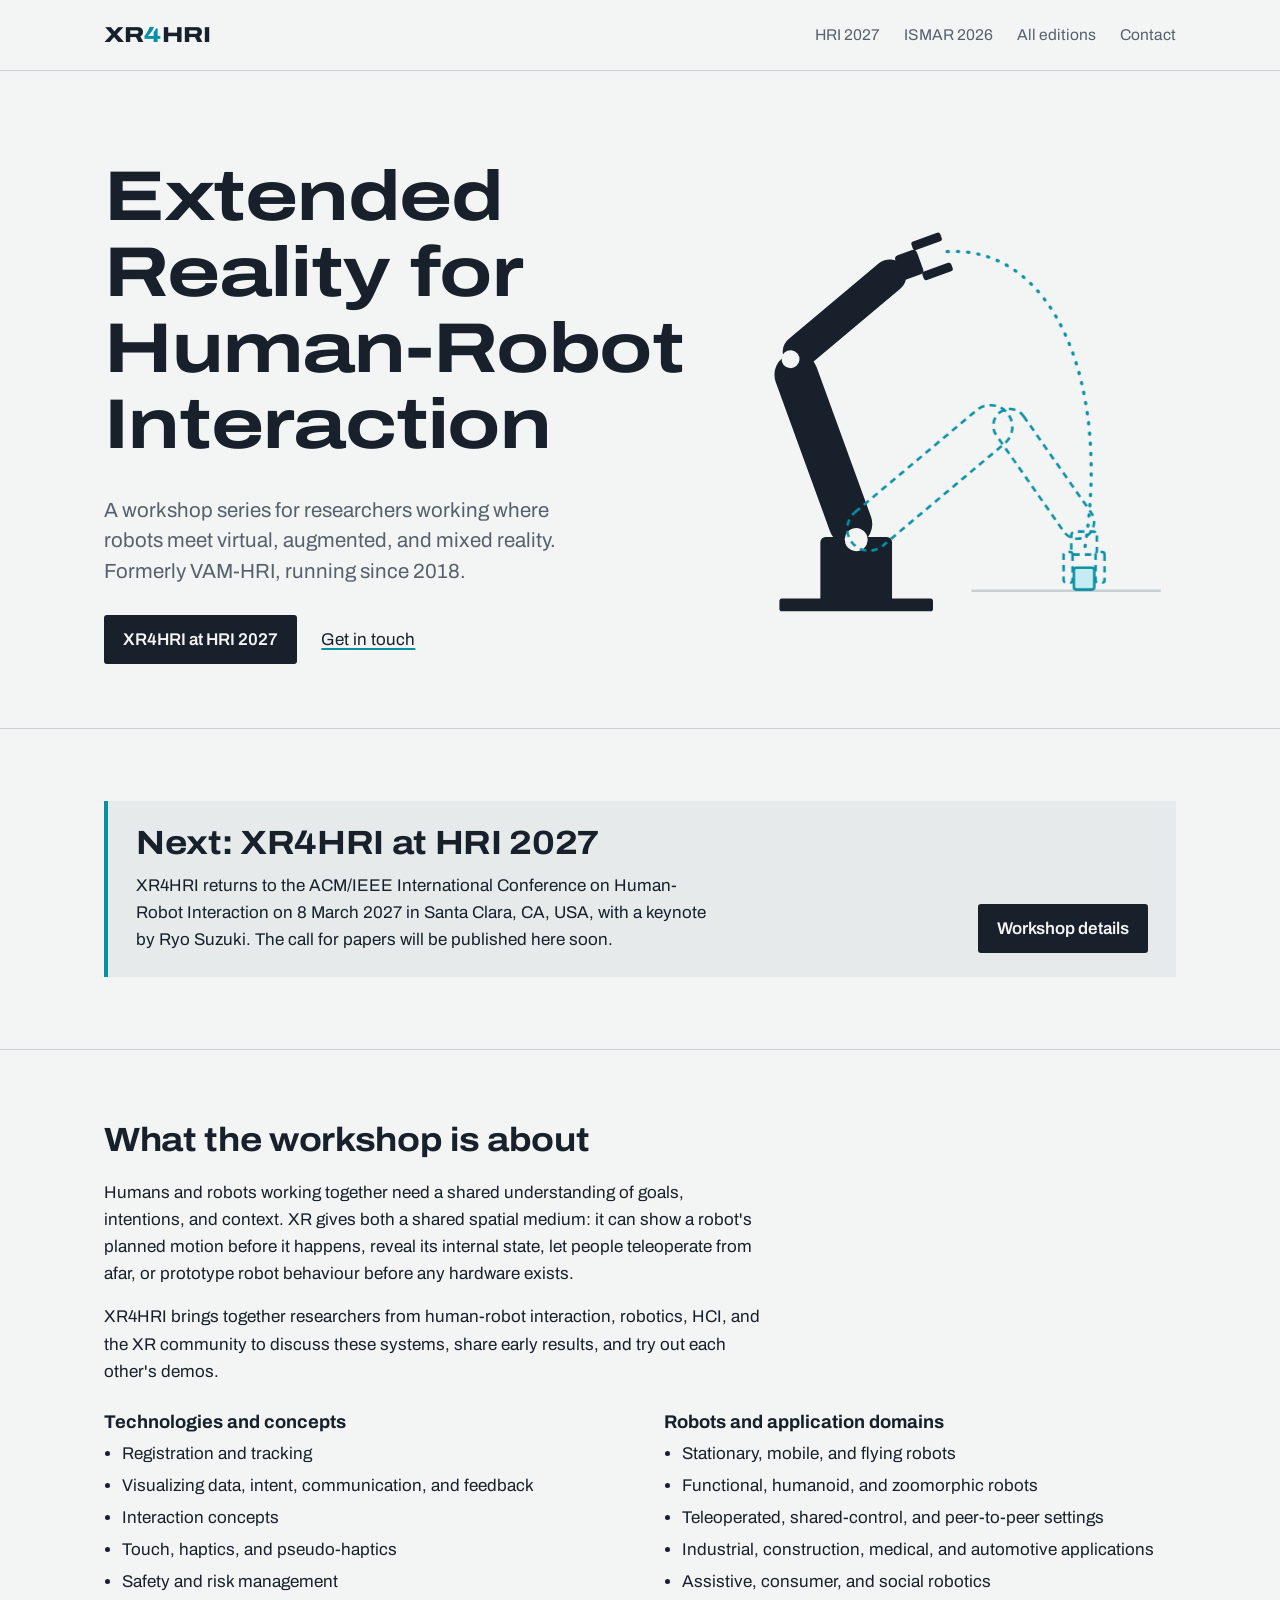
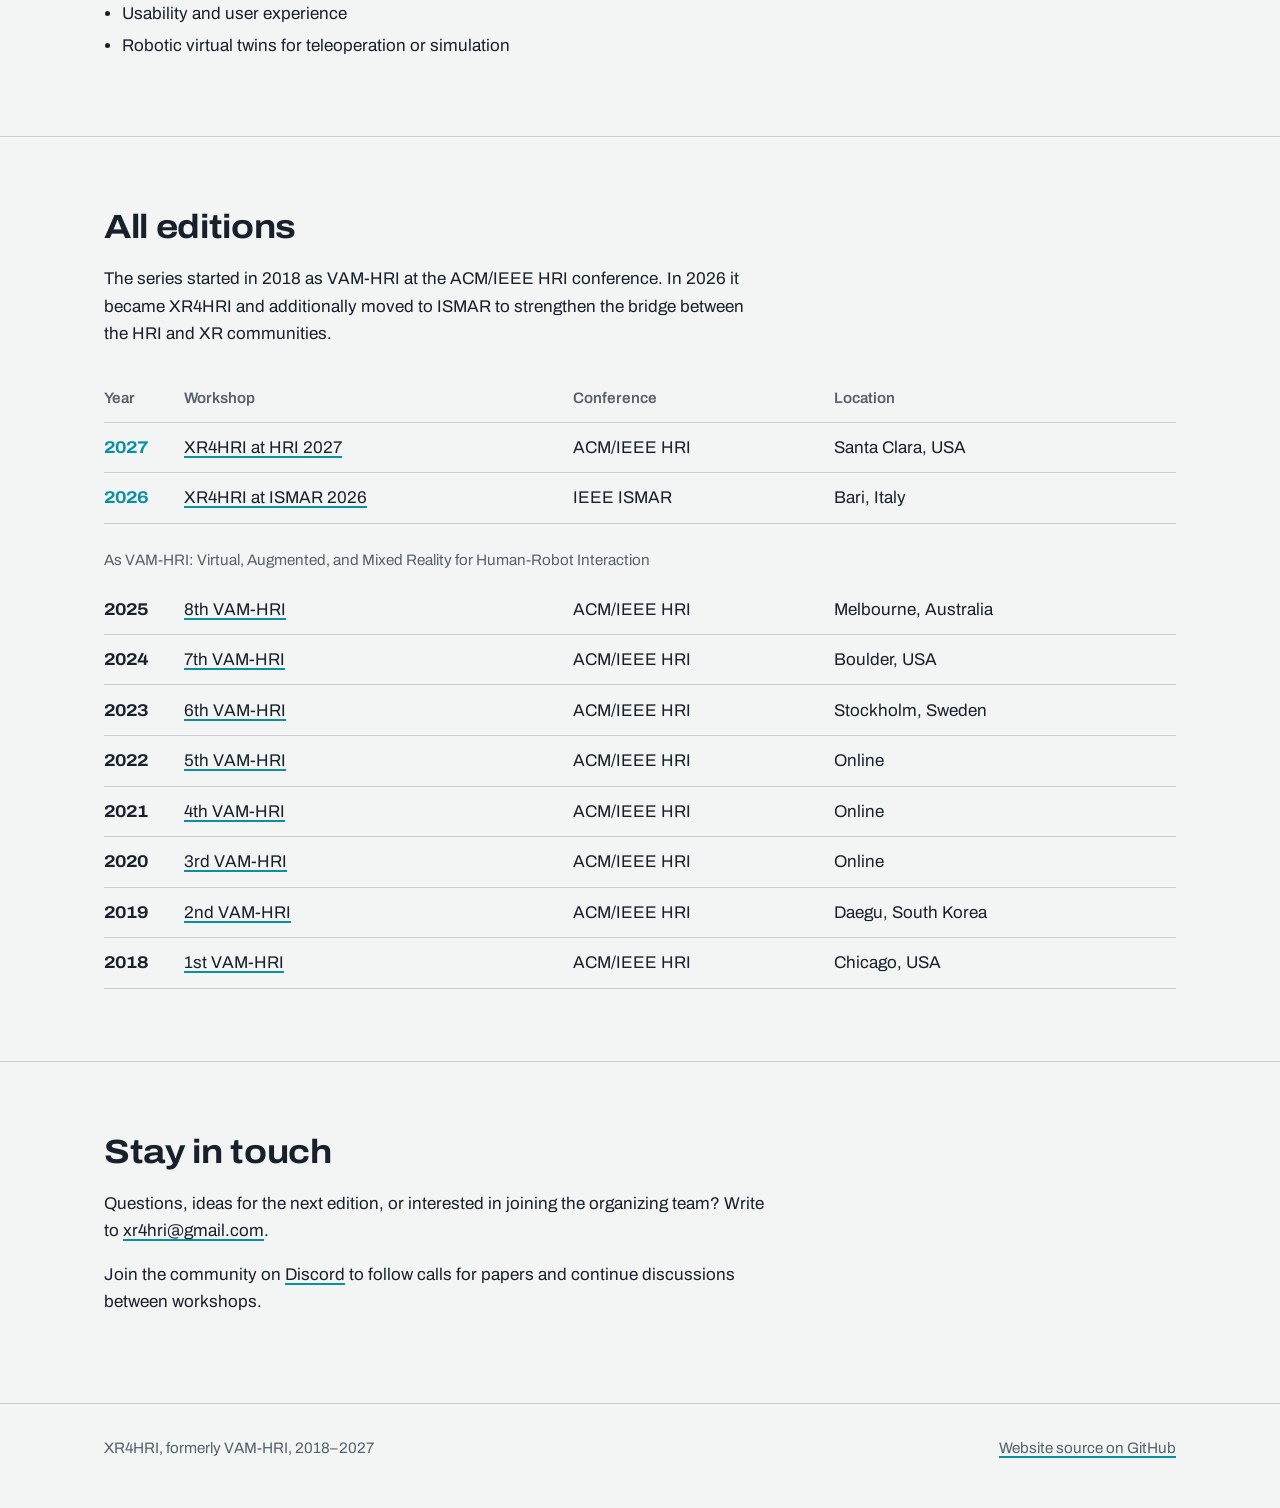
<file: index.html>
<!doctype html>
<html lang="en">
<head>
  <meta charset="utf-8">
  <meta name="viewport" content="width=device-width, initial-scale=1">
  <title>XR4HRI – Extended Reality for Human-Robot Interaction</title>
  <meta name="description" content="XR4HRI is a workshop series on extended reality (VR, AR, MR) for human-robot interaction, formerly known as VAM-HRI (2018–2025).">
  <meta property="og:title" content="XR4HRI – Extended Reality for Human-Robot Interaction">
  <meta property="og:description" content="Workshop series on XR for human-robot interaction, formerly VAM-HRI.">
  <meta property="og:type" content="website">
  <link rel="icon" href="assets/img/favicon.svg" type="image/svg+xml">
  <link rel="preload" href="assets/fonts/archivo-var.woff2" as="font" type="font/woff2" crossorigin>
  <link rel="stylesheet" href="assets/css/style.css">
</head>
<body>
  <a class="skip" href="#main">Skip to content</a>

  <header class="site-header">
    <div class="wrap">
      <a class="wordmark" href="./">XR<span>4</span>HRI</a>
      <nav class="site-nav" aria-label="Main">
        <ul>
          <li><a href="hri2027/">HRI 2027</a></li>
          <li><a href="ismar2026/">ISMAR 2026</a></li>
          <li><a href="#editions">All editions</a></li>
          <li><a href="#contact">Contact</a></li>
        </ul>
      </nav>
    </div>
  </header>

  <main id="main">
    <section class="hero">
      <div class="wrap">
        <div>
          <h1>Extended Reality for Human-Robot Interaction</h1>
          <p class="lead">A workshop series for researchers working where robots meet virtual, augmented, and mixed reality. Formerly VAM-HRI, running since 2018.</p>
          <div class="actions">
            <a class="button" href="hri2027/">XR4HRI at HRI 2027</a>
            <a href="#contact">Get in touch</a>
          </div>
        </div>

        <svg class="hero-art" viewBox="150 60 340 340" role="img" aria-labelledby="art-title">
          <title id="art-title">A robot arm with a dashed virtual copy showing where it will move next to grasp an object</title>
          <line class="table" x1="330" y1="370" x2="478" y2="370"/>
          <rect class="real" x="180" y="376" width="120" height="10" rx="2"/>
          <rect class="real" x="212" y="328" width="56" height="52" rx="4"/>

          <!-- physical arm -->
          <g class="real" transform="translate(240 330) rotate(-110)">
            <rect x="-4" y="-17" width="158" height="34" rx="17"/>
            <g transform="translate(150 0) rotate(70)">
              <rect x="-4" y="-13" width="118" height="26" rx="13"/>
              <g transform="translate(110 0) rotate(20)">
                <rect x="0" y="-10" width="18" height="20" rx="3"/>
                <rect x="16" y="-16" width="24" height="7" rx="2"/>
                <rect x="16" y="9" width="24" height="7" rx="2"/>
              </g>
              <circle cx="0" cy="0" r="7" fill="var(--bg)"/>
            </g>
            <circle cx="0" cy="0" r="9" fill="var(--bg)"/>
          </g>

          <!-- virtual overlay: planned path, ghost arm, target -->
          <g class="ghost-group">
            <path class="path" d="M311 105 C 395 100, 440 210, 418 340"/>
            <g class="ghost" transform="translate(240 330) rotate(-40)">
              <rect x="-4" y="-17" width="158" height="34" rx="17"/>
              <g transform="translate(150 0) rotate(95)">
                <rect x="-4" y="-13" width="118" height="26" rx="13"/>
                <g transform="translate(110 0) rotate(35)">
                  <rect x="0" y="-10" width="18" height="20" rx="3"/>
                  <rect x="16" y="-16" width="24" height="7" rx="2"/>
                  <rect x="16" y="9" width="24" height="7" rx="2"/>
                </g>
              </g>
            </g>
            <rect class="target" x="410" y="352" width="16" height="17" rx="2"/>
          </g>
        </svg>
      </div>
    </section>

    <section class="section" aria-labelledby="next-title">
      <div class="wrap">
        <div class="next">
          <div>
            <h2 id="next-title">Next: XR4HRI at HRI 2027</h2>
            <p>XR4HRI returns to the ACM/IEEE International Conference on Human-Robot Interaction on 8 March 2027 in Santa Clara, CA, USA, with a keynote by Ryo Suzuki. The call for papers will be published here soon.</p>
          </div>
          <a class="button" href="hri2027/">Workshop details</a>
        </div>
      </div>
    </section>

    <section class="section" aria-labelledby="about-title">
      <div class="wrap">
        <div class="section-head prose">
          <h2 id="about-title">What the workshop is about</h2>
          <p>Humans and robots working together need a shared understanding of goals, intentions, and context. XR gives both a shared spatial medium: it can show a robot's planned motion before it happens, reveal its internal state, let people teleoperate from afar, or prototype robot behaviour before any hardware exists.</p>
          <p>XR4HRI brings together researchers from human-robot interaction, robotics, HCI, and the XR community to discuss these systems, share early results, and try out each other's demos.</p>
        </div>
        <div class="two-col topics">
          <div>
            <h3>Technologies and concepts</h3>
            <ul>
              <li>Registration and tracking</li>
              <li>Visualizing data, intent, communication, and feedback</li>
              <li>Interaction concepts</li>
              <li>Touch, haptics, and pseudo-haptics</li>
              <li>Safety and risk management</li>
              <li>Usability and user experience</li>
              <li>Robotic virtual twins for teleoperation or simulation</li>
            </ul>
          </div>
          <div>
            <h3>Robots and application domains</h3>
            <ul>
              <li>Stationary, mobile, and flying robots</li>
              <li>Functional, humanoid, and zoomorphic robots</li>
              <li>Teleoperated, shared-control, and peer-to-peer settings</li>
              <li>Industrial, construction, medical, and automotive applications</li>
              <li>Assistive, consumer, and social robotics</li>
            </ul>
          </div>
        </div>
      </div>
    </section>

    <section class="section" id="editions" aria-labelledby="editions-title">
      <div class="wrap">
        <div class="section-head prose">
          <h2 id="editions-title">All editions</h2>
          <p>The series started in 2018 as VAM-HRI at the ACM/IEEE HRI conference. In 2026 it became XR4HRI and additionally moved to ISMAR to strengthen the bridge between the HRI and XR communities.</p>
        </div>
        <div class="table-scroll">
          <table>
            <thead>
              <tr><th scope="col">Year</th><th scope="col">Workshop</th><th scope="col">Conference</th><th scope="col">Location</th></tr>
            </thead>
            <tbody>
              <tr class="xr"><td class="year">2027</td><td><a href="hri2027/">XR4HRI at HRI 2027</a></td><td>ACM/IEEE HRI</td><td>Santa Clara, USA</td></tr>
              <tr class="xr"><td class="year">2026</td><td><a href="ismar2026/">XR4HRI at ISMAR 2026</a></td><td>IEEE ISMAR</td><td>Bari, Italy</td></tr>
              <tr class="series-break"><td colspan="4">As VAM-HRI: Virtual, Augmented, and Mixed Reality for Human-Robot Interaction</td></tr>
              <tr><td class="year">2025</td><td><a href="https://vam-hri.github.io/previous/2025/">8th VAM-HRI</a></td><td>ACM/IEEE HRI</td><td>Melbourne, Australia</td></tr>
              <tr><td class="year">2024</td><td><a href="https://vam-hri.github.io/previous/2024/">7th VAM-HRI</a></td><td>ACM/IEEE HRI</td><td>Boulder, USA</td></tr>
              <tr><td class="year">2023</td><td><a href="https://vam-hri.github.io/previous/2023/">6th VAM-HRI</a></td><td>ACM/IEEE HRI</td><td>Stockholm, Sweden</td></tr>
              <tr><td class="year">2022</td><td><a href="https://vam-hri.github.io/previous/2022/">5th VAM-HRI</a></td><td>ACM/IEEE HRI</td><td>Online</td></tr>
              <tr><td class="year">2021</td><td><a href="https://vam-hri.github.io/previous/2021/">4th VAM-HRI</a></td><td>ACM/IEEE HRI</td><td>Online</td></tr>
              <tr><td class="year">2020</td><td><a href="https://vam-hri.github.io/previous/2020/">3rd VAM-HRI</a></td><td>ACM/IEEE HRI</td><td>Online</td></tr>
              <tr><td class="year">2019</td><td><a href="https://vam-hri.github.io/previous/2019/">2nd VAM-HRI</a></td><td>ACM/IEEE HRI</td><td>Daegu, South Korea</td></tr>
              <tr><td class="year">2018</td><td><a href="https://vam-hri.github.io/previous/2018/">1st VAM-HRI</a></td><td>ACM/IEEE HRI</td><td>Chicago, USA</td></tr>
            </tbody>
          </table>
        </div>
      </div>
    </section>

    <section class="section" id="contact" aria-labelledby="contact-title">
      <div class="wrap"><div class="prose">
        <h2 id="contact-title">Stay in touch</h2>
        <p>Questions, ideas for the next edition, or interested in joining the organizing team? Write to <a href="mailto:xr4hri@gmail.com">xr4hri@gmail.com</a>.</p>
        <p>Join the community on <a href="https://discord.gg/qKmBYZaCer">Discord</a> to follow calls for papers and continue discussions between workshops.</p>
      </div></div>
    </section>
  </main>

  <footer class="site-footer">
    <div class="wrap">
      <p>XR4HRI, formerly VAM-HRI, 2018–2027</p>
      <p><a href="https://github.com/xr4hri/xr4hri.github.io">Website source on GitHub</a></p>
    </div>
  </footer>
</body>
</html>
</file>
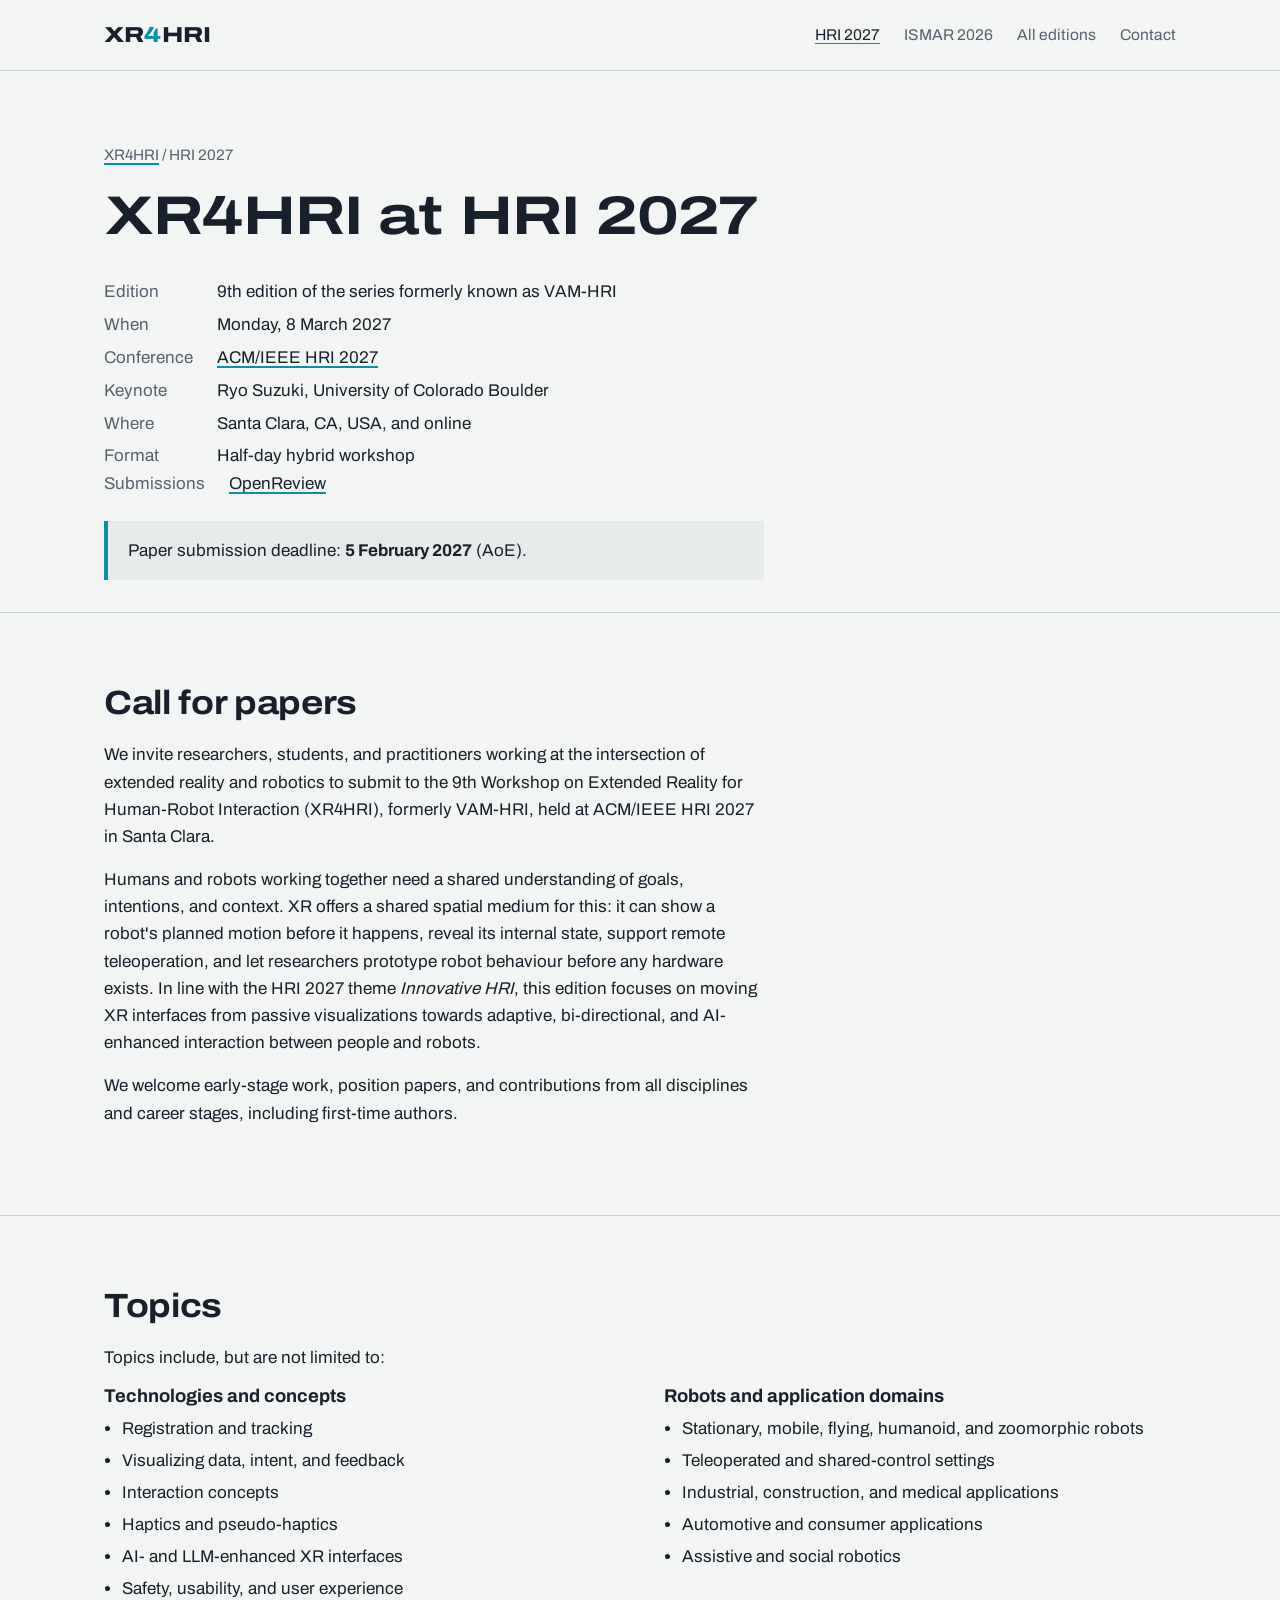
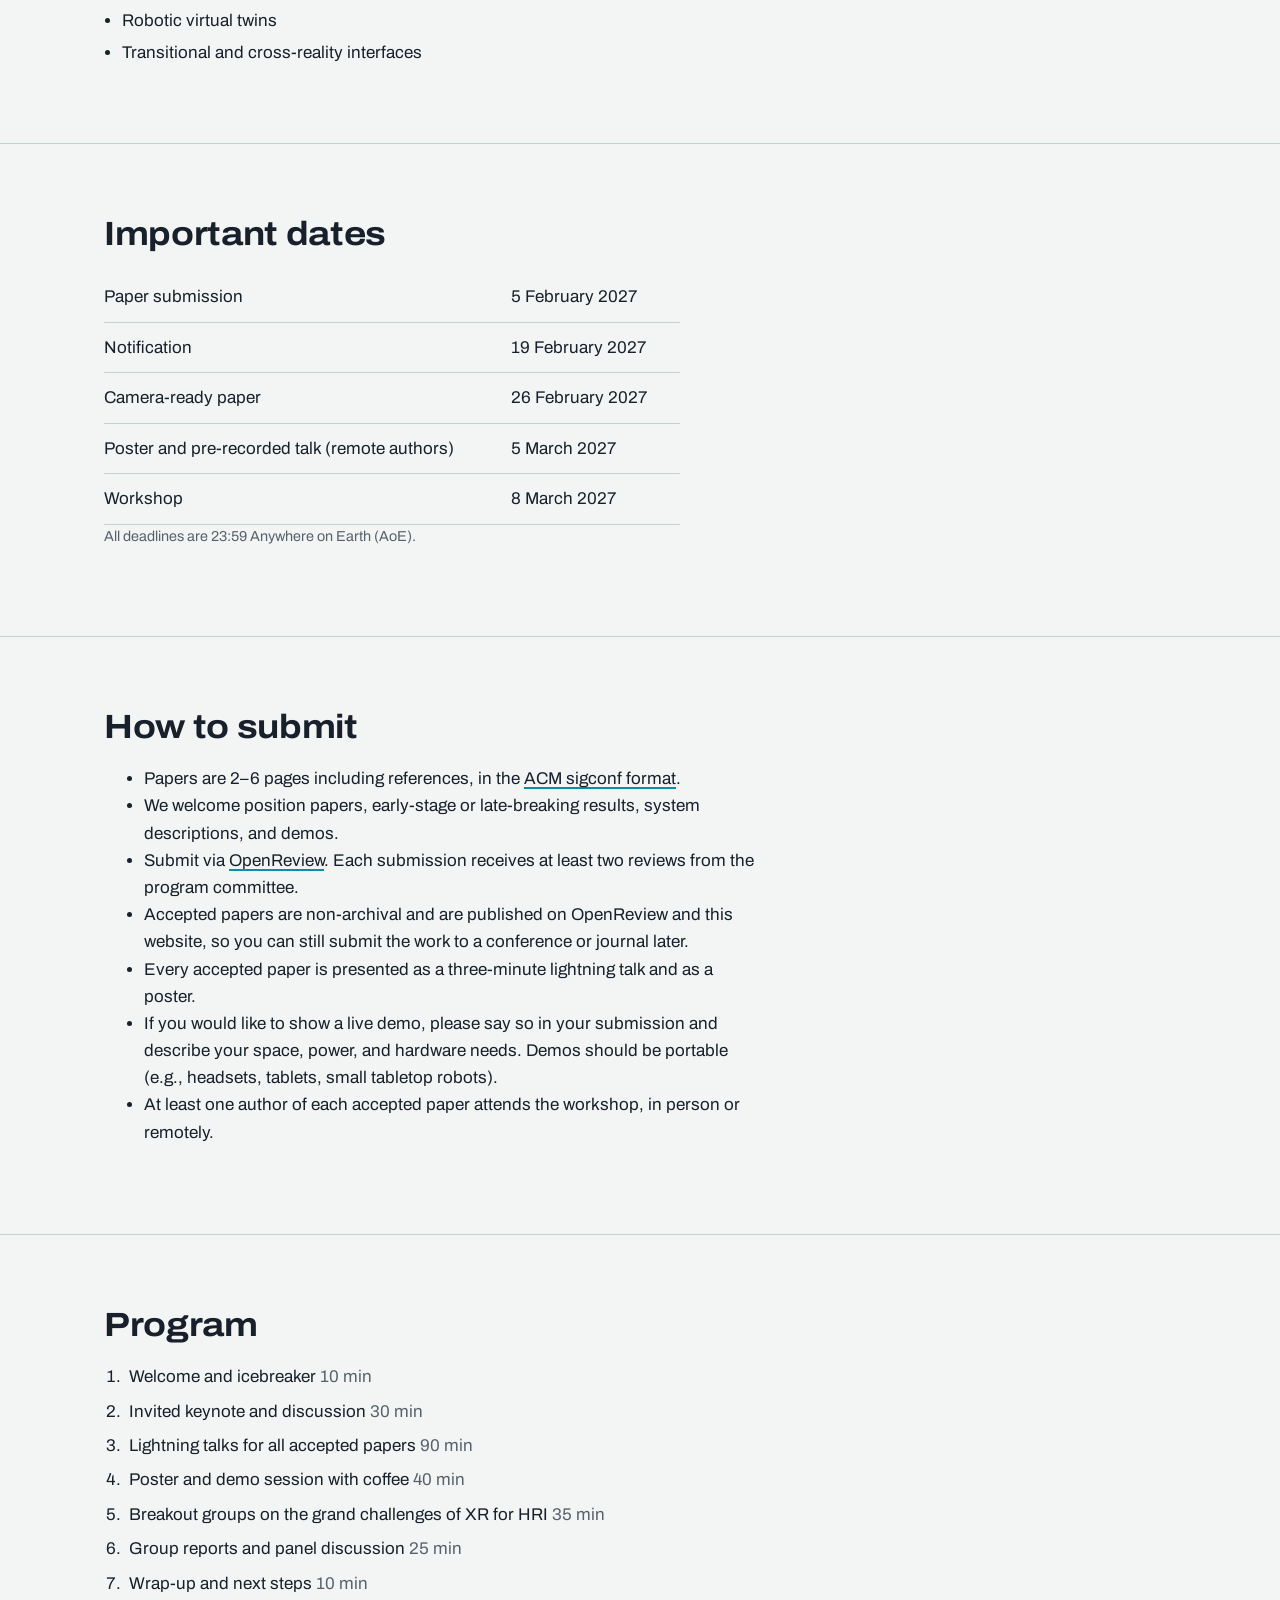
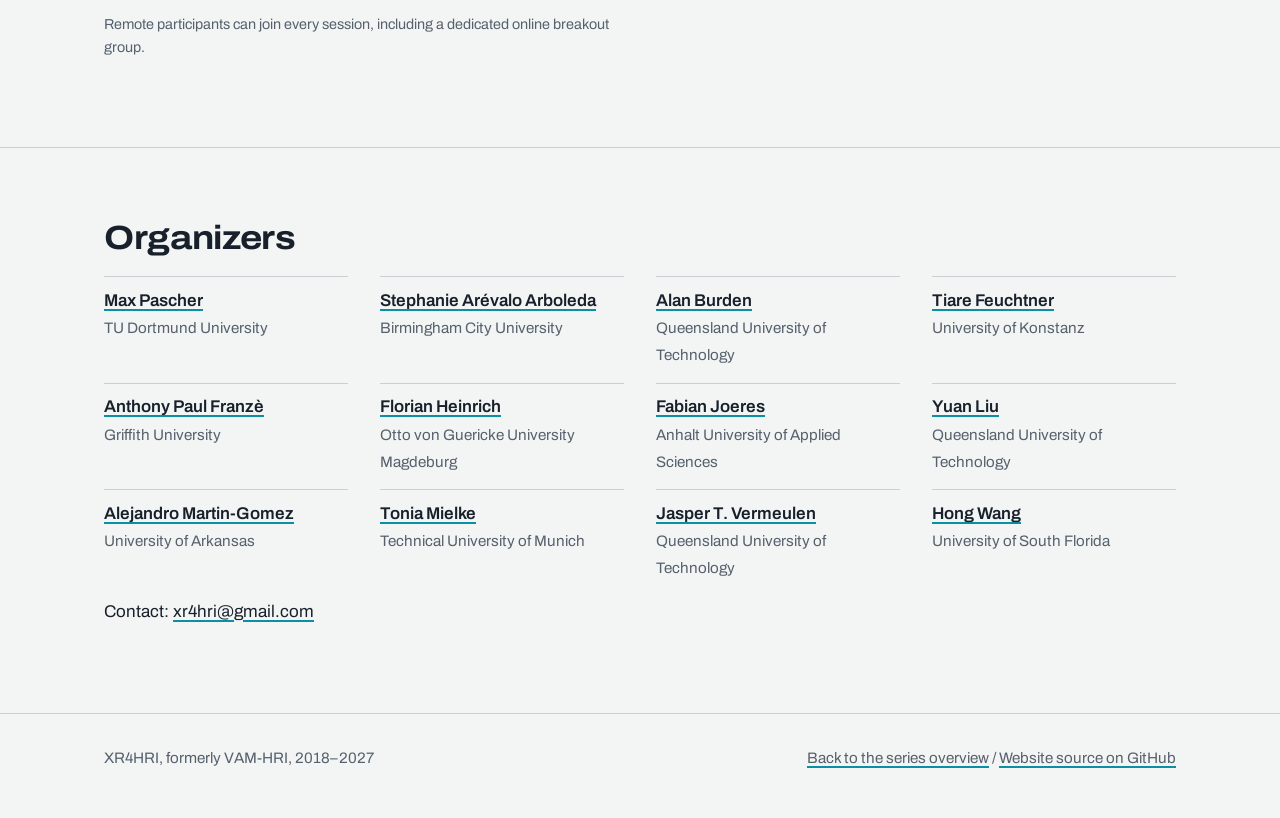
<file: hri2027/index.html>
<!doctype html>
<html lang="en">
<head>
  <meta charset="utf-8">
  <meta name="viewport" content="width=device-width, initial-scale=1">
  <title>XR4HRI at HRI 2027 – Santa Clara, CA, USA</title>
  <meta name="description" content="Plans for the 9th edition of XR4HRI (formerly VAM-HRI) at the ACM/IEEE International Conference on Human-Robot Interaction 2027.">
  <link rel="icon" href="../assets/img/favicon.svg" type="image/svg+xml">
  <link rel="preload" href="../assets/fonts/archivo-var.woff2" as="font" type="font/woff2" crossorigin>
  <link rel="stylesheet" href="../assets/css/style.css">
</head>
<body>
  <a class="skip" href="#main">Skip to content</a>

  <header class="site-header">
    <div class="wrap">
      <a class="wordmark" href="../">XR<span>4</span>HRI</a>
      <nav class="site-nav" aria-label="Main">
        <ul>
          <li><a href="./" aria-current="page">HRI 2027</a></li>
          <li><a href="../ismar2026/">ISMAR 2026</a></li>
          <li><a href="../#editions">All editions</a></li>
          <li><a href="../#contact">Contact</a></li>
        </ul>
      </nav>
    </div>
  </header>

  <main id="main">
    <section class="page-head">
      <div class="wrap">
        <p class="crumb"><a href="../">XR4HRI</a> / HRI 2027</p>
        <h1>XR4HRI at HRI 2027</h1>
        <dl class="facts">
          <dt>Edition</dt><dd>9th edition of the series formerly known as VAM-HRI</dd>
          <dt>When</dt><dd>Monday, 8 March 2027</dd>
          <dt>Conference</dt><dd><a href="https://humanrobotinteraction.org/2027/">ACM/IEEE HRI 2027</a></dd>
          <dt>Keynote</dt><dd>Ryo Suzuki, University of Colorado Boulder</dd>
          <dt>Where</dt><dd>Santa Clara, CA, USA, and online</dd>
          <dt>Format</dt><dd>Half-day hybrid workshop</dd>
        </dl>
        <dl class="facts">
          <dt>Submissions</dt><dd><a href="https://openreview.net/group?id=humanrobotinteraction.org/HRI/2027/Workshop/XR4HRI">OpenReview</a></dd>
        </dl>
        <p class="status">Paper submission deadline: <strong>5 February 2027</strong> (AoE).</p>
      </div>
    </section>

    <section class="section" aria-labelledby="cfp-title">
      <div class="wrap">
        <div class="prose">
          <h2 id="cfp-title">Call for papers</h2>
          <p>We invite researchers, students, and practitioners working at the intersection of extended reality and robotics to submit to the 9th Workshop on Extended Reality for Human-Robot Interaction (XR4HRI), formerly VAM-HRI, held at ACM/IEEE HRI 2027 in Santa Clara.</p>
          <p>Humans and robots working together need a shared understanding of goals, intentions, and context. XR offers a shared spatial medium for this: it can show a robot's planned motion before it happens, reveal its internal state, support remote teleoperation, and let researchers prototype robot behaviour before any hardware exists. In line with the HRI 2027 theme <em>Innovative HRI</em>, this edition focuses on moving XR interfaces from passive visualizations towards adaptive, bi-directional, and AI-enhanced interaction between people and robots.</p>
          <p>We welcome early-stage work, position papers, and contributions from all disciplines and career stages, including first-time authors.</p>
        </div>
      </div>
    </section>

    <section class="section" aria-labelledby="topics-title">
      <div class="wrap">
        <h2 id="topics-title">Topics</h2>
        <p class="prose">Topics include, but are not limited to:</p>
        <div class="two-col topics">
          <div>
            <h3>Technologies and concepts</h3>
            <ul>
              <li>Registration and tracking</li>
              <li>Visualizing data, intent, and feedback</li>
              <li>Interaction concepts</li>
              <li>Haptics and pseudo-haptics</li>
              <li>AI- and LLM-enhanced XR interfaces</li>
              <li>Safety, usability, and user experience</li>
              <li>Robotic virtual twins</li>
              <li>Transitional and cross-reality interfaces</li>
            </ul>
          </div>
          <div>
            <h3>Robots and application domains</h3>
            <ul>
              <li>Stationary, mobile, flying, humanoid, and zoomorphic robots</li>
              <li>Teleoperated and shared-control settings</li>
              <li>Industrial, construction, and medical applications</li>
              <li>Automotive and consumer applications</li>
              <li>Assistive and social robotics</li>
            </ul>
          </div>
        </div>
      </div>
    </section>

    <section class="section" aria-labelledby="dates-title">
      <div class="wrap">
        <h2 id="dates-title">Important dates</h2>
        <div class="table-scroll">
          <table style="min-width:0; max-width:36rem">
            <tbody>
              <tr><td>Paper submission</td><td>5 February 2027</td></tr>
              <tr><td>Notification</td><td>19 February 2027</td></tr>
              <tr><td>Camera-ready paper</td><td>26 February 2027</td></tr>
              <tr><td>Poster and pre-recorded talk (remote authors)</td><td>5 March 2027</td></tr>
              <tr><td>Workshop</td><td>8 March 2027</td></tr>
            </tbody>
          </table>
        </div>
        <p class="small">All deadlines are 23:59 Anywhere on Earth (AoE).</p>
      </div>
    </section>

    <section class="section" id="submit" aria-labelledby="submit-title">
      <div class="wrap"><div class="prose">
        <h2 id="submit-title">How to submit</h2>
        <ul>
          <li>Papers are 2–6 pages including references, in the <a href="https://www.acm.org/publications/proceedings-template">ACM sigconf format</a>.</li>
          <li>We welcome position papers, early-stage or late-breaking results, system descriptions, and demos.</li>
          <li>Submit via <a href="https://openreview.net/group?id=humanrobotinteraction.org/HRI/2027/Workshop/XR4HRI">OpenReview</a>. Each submission receives at least two reviews from the program committee.</li>
          <li>Accepted papers are non-archival and are published on OpenReview and this website, so you can still submit the work to a conference or journal later.</li>
          <li>Every accepted paper is presented as a three-minute lightning talk and as a poster.</li>
          <li>If you would like to show a live demo, please say so in your submission and describe your space, power, and hardware needs. Demos should be portable (e.g., headsets, tablets, small tabletop robots).</li>
          <li>At least one author of each accepted paper attends the workshop, in person or remotely.</li>
        </ul>
      </div></div>
    </section>

    <section class="section" aria-labelledby="program-title">
      <div class="wrap">
        <h2 id="program-title">Program</h2>
        <ol class="program">
          <li>Welcome and icebreaker <span>10 min</span></li>
          <li>Invited keynote and discussion <span>30 min</span></li>
          <li>Lightning talks for all accepted papers <span>90 min</span></li>
          <li>Poster and demo session with coffee <span>40 min</span></li>
          <li>Breakout groups on the grand challenges of XR for HRI <span>35 min</span></li>
          <li>Group reports and panel discussion <span>25 min</span></li>
          <li>Wrap-up and next steps <span>10 min</span></li>
        </ol>
        <p class="prose small">Remote participants can join every session, including a dedicated online breakout group.</p>
      </div>
    </section>

    <section class="section" aria-labelledby="org-title">
      <div class="wrap">
        <h2 id="org-title">Organizers</h2>
        <ul class="people">
          <li><strong><a href="https://maxpascher.de/">Max Pascher</a></strong><span>TU Dortmund University</span></li>
          <li><strong><a href="https://www.bcu.ac.uk/subject-areas/computing/staff/stephanie-arevalo-arboleda">Stephanie Arévalo Arboleda</a></strong><span>Birmingham City University</span></li>
          <li><strong><a href="https://orcid.org/0000-0002-1734-1077">Alan Burden</a></strong><span>Queensland University of Technology</span></li>
          <li><strong><a href="https://orcid.org/0000-0002-9922-5538">Tiare Feuchtner</a></strong><span>University of Konstanz</span></li>
          <li><strong><a href="https://www.anthonyfranze.com">Anthony Paul Franzè</a></strong><span>Griffith University</span></li>
          <li><strong><a href="https://orcid.org/0000-0002-8169-3157">Florian Heinrich</a></strong><span>Otto von Guericke University Magdeburg</span></li>
          <li><strong><a href="https://www.hs-anhalt.de/en/university/service/list-of-people/person/prof-dr-fabian-joeres">Fabian Joeres</a></strong><span>Anhalt University of Applied Sciences</span></li>
          <li><strong><a href="https://www.australiancobotics.org/person/yuan-liu/">Yuan Liu</a></strong><span>Queensland University of Technology</span></li>
          <li><strong><a href="https://orcid.org/0000-0001-9341-3477">Alejandro Martin-Gomez</a></strong><span>University of Arkansas</span></li>
          <li><strong><a href="https://orcid.org/0000-0002-2363-2460">Tonia Mielke</a></strong><span>Technical University of Munich</span></li>
          <li><strong><a href="https://orcid.org/0000-0002-7513-5909">Jasper T. Vermeulen</a></strong><span>Queensland University of Technology</span></li>
          <li><strong><a href="https://therarelab.com/people/hong-wang/">Hong Wang</a></strong><span>University of South Florida</span></li>
        </ul>
        <p>Contact: <a href="mailto:xr4hri@gmail.com">xr4hri@gmail.com</a></p>
      </div>
    </section>
  </main>

  <footer class="site-footer">
    <div class="wrap">
      <p>XR4HRI, formerly VAM-HRI, 2018–2027</p>
      <p><a href="../">Back to the series overview</a> <span aria-hidden="true">/</span> <a href="https://github.com/xr4hri/xr4hri.github.io">Website source on GitHub</a></p>
    </div>
  </footer>
</body>
</html>
</file>
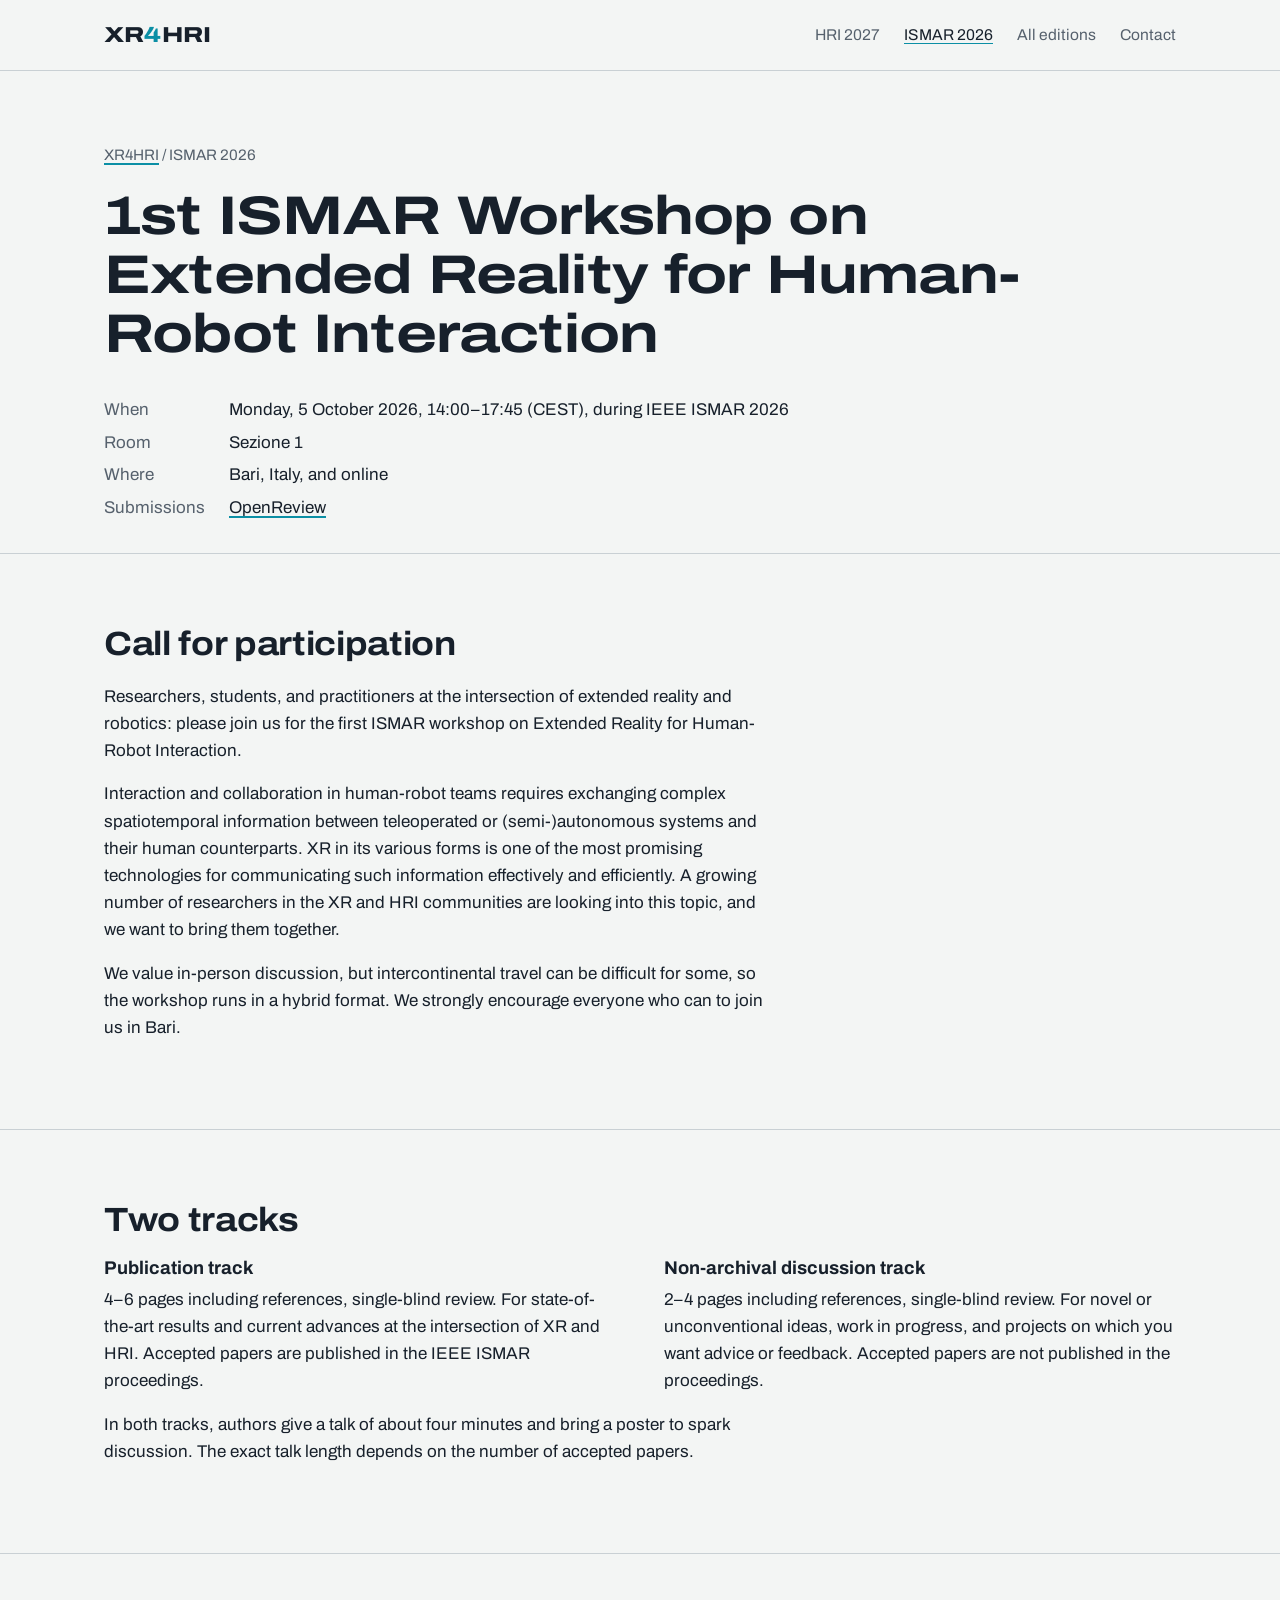
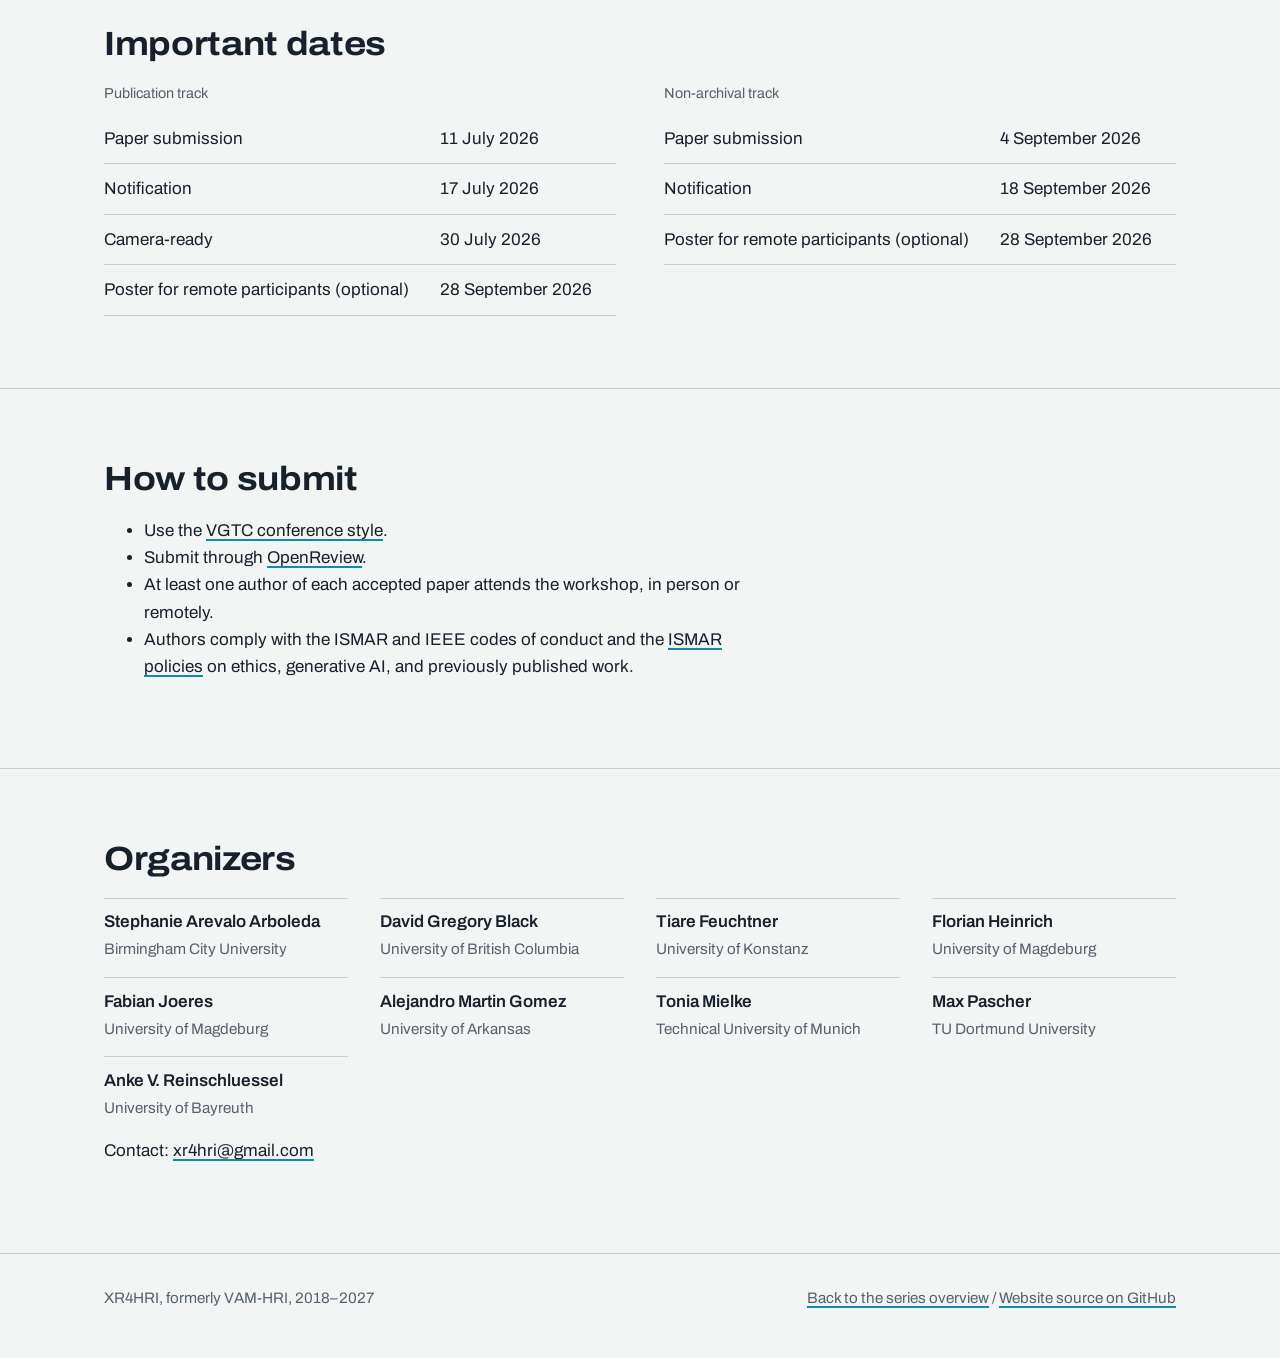
<file: ismar2026/index.html>
<!doctype html>
<html lang="en">
<head>
  <meta charset="utf-8">
  <meta name="viewport" content="width=device-width, initial-scale=1">
  <title>XR4HRI at ISMAR 2026 – Bari, Italy</title>
  <meta name="description" content="1st ISMAR Workshop on Extended Reality for Human-Robot Interaction (XR4HRI), held with IEEE ISMAR 2026 in Bari, Italy.">
  <link rel="icon" href="../assets/img/favicon.svg" type="image/svg+xml">
  <link rel="preload" href="../assets/fonts/archivo-var.woff2" as="font" type="font/woff2" crossorigin>
  <link rel="stylesheet" href="../assets/css/style.css">
</head>
<body>
  <a class="skip" href="#main">Skip to content</a>

  <header class="site-header">
    <div class="wrap">
      <a class="wordmark" href="../">XR<span>4</span>HRI</a>
      <nav class="site-nav" aria-label="Main">
        <ul>
          <li><a href="../hri2027/">HRI 2027</a></li>
          <li><a href="./" aria-current="page">ISMAR 2026</a></li>
          <li><a href="../#editions">All editions</a></li>
          <li><a href="../#contact">Contact</a></li>
        </ul>
      </nav>
    </div>
  </header>

  <main id="main">
    <section class="page-head">
      <div class="wrap">
        <p class="crumb"><a href="../">XR4HRI</a> / ISMAR 2026</p>
        <h1>1st ISMAR Workshop on Extended Reality for Human-Robot Interaction</h1>
        <dl class="facts">
          <dt>When</dt><dd>Monday, 5 October 2026, 14:00–17:45 (CEST), during IEEE ISMAR 2026</dd>
          <dt>Room</dt><dd>Sezione 1</dd>
          <dt>Where</dt><dd>Bari, Italy, and online</dd>
          <dt>Submissions</dt><dd><a href="https://openreview.net/group?id=IEEE.org/ISMAR/2026/Workshop/XR4HRI">OpenReview</a></dd>
        </dl>
      </div>
    </section>

    <section class="section" aria-labelledby="cfp-title">
      <div class="wrap">
        <div class="prose">
          <h2 id="cfp-title">Call for participation</h2>
          <p>Researchers, students, and practitioners at the intersection of extended reality and robotics: please join us for the first ISMAR workshop on Extended Reality for Human-Robot Interaction.</p>
          <p>Interaction and collaboration in human-robot teams requires exchanging complex spatiotemporal information between teleoperated or (semi-)autonomous systems and their human counterparts. XR in its various forms is one of the most promising technologies for communicating such information effectively and efficiently. A growing number of researchers in the XR and HRI communities are looking into this topic, and we want to bring them together.</p>
          <p>We value in-person discussion, but intercontinental travel can be difficult for some, so the workshop runs in a hybrid format. We strongly encourage everyone who can to join us in Bari.</p>
        </div>
      </div>
    </section>

    <section class="section" aria-labelledby="tracks-title">
      <div class="wrap">
        <h2 id="tracks-title">Two tracks</h2>
        <div class="tracks">
          <div class="prose">
            <h3>Publication track</h3>
            <p>4–6 pages including references, single-blind review. For state-of-the-art results and current advances at the intersection of XR and HRI. Accepted papers are published in the IEEE ISMAR proceedings.</p>
          </div>
          <div class="prose">
            <h3>Non-archival discussion track</h3>
            <p>2–4 pages including references, single-blind review. For novel or unconventional ideas, work in progress, and projects on which you want advice or feedback. Accepted papers are not published in the proceedings.</p>
          </div>
        </div>
        <p class="prose">In both tracks, authors give a talk of about four minutes and bring a poster to spark discussion. The exact talk length depends on the number of accepted papers.</p>
      </div>
    </section>

    <section class="section" aria-labelledby="dates-title">
      <div class="wrap">
        <h2 id="dates-title">Important dates</h2>
        <div class="two-col">
          <div class="table-scroll">
            <table style="min-width:0">
              <caption class="small" style="text-align:left; caption-side:top; padding-bottom:0.5rem">Publication track</caption>
              <tbody>
                <tr><td>Paper submission</td><td>11 July 2026</td></tr>
                <tr><td>Notification</td><td>17 July 2026</td></tr>
                <tr><td>Camera-ready</td><td>30 July 2026</td></tr>
                <tr><td>Poster for remote participants (optional)</td><td>28 September 2026</td></tr>
              </tbody>
            </table>
          </div>
          <div class="table-scroll">
            <table style="min-width:0">
              <caption class="small" style="text-align:left; caption-side:top; padding-bottom:0.5rem">Non-archival track</caption>
              <tbody>
                <tr><td>Paper submission</td><td>4 September 2026</td></tr>
                <tr><td>Notification</td><td>18 September 2026</td></tr>
                <tr><td>Poster for remote participants (optional)</td><td>28 September 2026</td></tr>
              </tbody>
            </table>
          </div>
        </div>
      </div>
    </section>

    <section class="section" aria-labelledby="submit-title">
      <div class="wrap"><div class="prose">
        <h2 id="submit-title">How to submit</h2>
        <ul>
          <li>Use the <a href="https://tc.computer.org/vgtc/publications/conference/">VGTC conference style</a>.</li>
          <li>Submit through <a href="https://openreview.net/group?id=IEEE.org/ISMAR/2026/Workshop/XR4HRI">OpenReview</a>.</li>
          <li>At least one author of each accepted paper attends the workshop, in person or remotely.</li>
          <li>Authors comply with the ISMAR and IEEE codes of conduct and the <a href="https://www.ieeeismar.net/2026/guidelines/author-guidelines">ISMAR policies</a> on ethics, generative AI, and previously published work.</li>
        </ul>
      </div></div>
    </section>

    <section class="section" aria-labelledby="org-title">
      <div class="wrap">
        <h2 id="org-title">Organizers</h2>
        <ul class="people">
          <li><strong>Stephanie Arevalo Arboleda</strong><span>Birmingham City University</span></li>
          <li><strong>David Gregory Black</strong><span>University of British Columbia</span></li>
          <li><strong>Tiare Feuchtner</strong><span>University of Konstanz</span></li>
          <li><strong>Florian Heinrich</strong><span>University of Magdeburg</span></li>
          <li><strong>Fabian Joeres</strong><span>University of Magdeburg</span></li>
          <li><strong>Alejandro Martin Gomez</strong><span>University of Arkansas</span></li>
          <li><strong>Tonia Mielke</strong><span>Technical University of Munich</span></li>
          <li><strong>Max Pascher</strong><span>TU Dortmund University</span></li>
          <li><strong>Anke V. Reinschluessel</strong><span>University of Bayreuth</span></li>
        </ul>
        <p>Contact: <a href="mailto:xr4hri@gmail.com">xr4hri@gmail.com</a></p>
      </div>
    </section>
  </main>

  <footer class="site-footer">
    <div class="wrap">
      <p>XR4HRI, formerly VAM-HRI, 2018–2027</p>
      <p><a href="../">Back to the series overview</a> <span aria-hidden="true">/</span> <a href="https://github.com/xr4hri/xr4hri.github.io">Website source on GitHub</a></p>
    </div>
  </footer>
</body>
</html>
</file>
<file: assets/css/style.css>
/* XR4HRI — shared styles
   Palette: the physical world is ink on light grey; the virtual layer is "holo" cyan,
   used only for things that are overlays (the ghost arm, current-edition markers, focus). */

@font-face {
  font-family: "Archivo";
  src: url("../fonts/archivo-var.woff2") format("woff2");
  font-weight: 100 900;
  font-stretch: 62% 125%;
  font-display: swap;
}

:root {
  --bg: #f3f5f4;
  --surface: #e6eaea;
  --ink: #17202b;
  --muted: #56616d;
  --line: #c9d0d4;
  --holo: #0b8fa5;
  --holo-soft: #c4ecf2;

  --font: "Archivo", "Helvetica Neue", Arial, system-ui, sans-serif;
  --measure: 66ch;
  --page: 72rem;
  --gutter: clamp(1.25rem, 4vw, 2.5rem);
  color-scheme: light dark;
}

@media (prefers-color-scheme: dark) {
  :root {
    --bg: #0f151c;
    --surface: #18212b;
    --ink: #e5ebee;
    --muted: #9ba7b2;
    --line: #2c3743;
    --holo: #3fd0e6;
    --holo-soft: #133b44;
  }
}

*, *::before, *::after { box-sizing: border-box; }

html { -webkit-text-size-adjust: 100%; }

body {
  margin: 0;
  background: var(--bg);
  color: var(--ink);
  font-family: var(--font);
  font-size: 1.0625rem;
  line-height: 1.6;
  font-stretch: 100%;
}

img, svg { max-width: 100%; height: auto; }

a { color: inherit; text-decoration-color: var(--holo); text-decoration-thickness: 2px; text-underline-offset: 0.2em; }
a:hover { color: var(--holo); }

:focus-visible { outline: 3px solid var(--holo); outline-offset: 3px; border-radius: 2px; }

.skip {
  position: absolute; left: -999px; top: 0;
  background: var(--ink); color: var(--bg); padding: 0.5rem 1rem; z-index: 10;
}
.skip:focus { left: 1rem; top: 1rem; }

.wrap { max-width: var(--page); margin: 0 auto; padding: 0 var(--gutter); }

/* ---------- Header ---------- */
.site-header { border-bottom: 1px solid var(--line); }
.site-header .wrap {
  display: flex; flex-wrap: wrap; align-items: center; justify-content: space-between;
  gap: 0.75rem 2rem; padding-top: 1.1rem; padding-bottom: 1.1rem;
}
.wordmark {
  font-weight: 800; font-stretch: 125%; font-size: 1.35rem; letter-spacing: 0.01em;
  text-decoration: none;
}
.wordmark span { color: var(--holo); }
.site-nav ul { display: flex; flex-wrap: wrap; gap: 0.25rem 1.5rem; list-style: none; margin: 0; padding: 0; }
.site-nav a { text-decoration: none; font-size: 0.975rem; color: var(--muted); }
.site-nav a:hover, .site-nav a[aria-current="page"] { color: var(--ink); text-decoration: underline; text-decoration-color: var(--holo); }

/* ---------- Type ---------- */
h1, h2, h3 { line-height: 1.08; margin: 0 0 0.6em; font-weight: 700; }
h1 { font-stretch: 125%; font-size: clamp(2.3rem, 5.6vw, 4.4rem); letter-spacing: -0.015em; }
h2 { font-stretch: 112%; font-size: clamp(1.55rem, 2.8vw, 2.1rem); letter-spacing: -0.01em; }
h3 { font-stretch: 100%; font-size: 1.15rem; margin-bottom: 0.4em; }
p, ul, ol, dl { margin: 0 0 1rem; }
.prose { max-width: var(--measure); }
.lead { font-size: clamp(1.1rem, 1.6vw, 1.3rem); line-height: 1.5; color: var(--muted); max-width: 40ch; }
.small { font-size: 0.9rem; color: var(--muted); }

/* ---------- Hero ---------- */
.hero .wrap {
  display: grid; grid-template-columns: minmax(0, 1.15fr) minmax(0, 0.85fr);
  gap: 2rem 3rem; align-items: center;
  padding-top: clamp(2.5rem, 7vw, 5.5rem); padding-bottom: clamp(2rem, 5vw, 4rem);
}
.hero h1 { margin-bottom: 0.45em; }
.hero-art { justify-self: end; width: 100%; max-width: 30rem; }
.hero-art .real { fill: var(--ink); }
.hero-art .table { stroke: var(--line); stroke-width: 2; }
.hero-art .ghost { fill: none; stroke: var(--holo); stroke-width: 2; stroke-dasharray: 5 4; }
.hero-art .path { fill: none; stroke: var(--holo); stroke-width: 2.5; stroke-linecap: round; stroke-dasharray: 1 7; }
.hero-art .target { fill: var(--holo-soft); stroke: var(--holo); stroke-width: 2; }
.hero-art .ghost-group { animation: project 1.6s ease-out 0.4s both; }
@keyframes project { from { opacity: 0; transform: translateY(6px); } to { opacity: 1; transform: none; } }

.actions { display: flex; flex-wrap: wrap; gap: 0.75rem 1.5rem; align-items: center; margin-top: 1.75rem; }
.button {
  display: inline-block; background: var(--ink); color: var(--bg); text-decoration: none;
  padding: 0.7rem 1.2rem; border-radius: 3px; font-weight: 600;
}
.button:hover { background: var(--holo); color: var(--bg); }

/* ---------- Sections ---------- */
.section { padding: clamp(2.5rem, 6vw, 4.5rem) 0; border-top: 1px solid var(--line); }
.section-head { max-width: var(--measure); margin-bottom: 1.75rem; }

.next {
  border-left: 4px solid var(--holo); background: var(--surface);
  padding: 1.5rem 1.75rem; display: grid; grid-template-columns: minmax(0, 1fr) auto; gap: 1rem 2rem; align-items: end;
}
.next h2 { margin-bottom: 0.3em; }
.next p { margin: 0; max-width: 58ch; }

.facts { display: grid; grid-template-columns: max-content 1fr; gap: 0.35rem 1.5rem; margin: 0; }
.facts dt { color: var(--muted); }
.facts dd { margin: 0; }

.two-col { display: grid; grid-template-columns: repeat(2, minmax(0, 1fr)); gap: 1.5rem 3rem; }
.topics ul { padding-left: 1.1rem; margin: 0; }
.topics li { margin-bottom: 0.3rem; }

/* ---------- Editions table ---------- */
.table-scroll { overflow-x: auto; }
table { border-collapse: collapse; width: 100%; min-width: 36rem; }
th, td { text-align: left; padding: 0.7rem 1rem 0.7rem 0; border-bottom: 1px solid var(--line); vertical-align: top; }
th { font-weight: 600; color: var(--muted); font-size: 0.95rem; }
td.year { font-weight: 700; font-stretch: 112%; font-variant-numeric: tabular-nums; width: 5rem; }
tr.xr td.year { color: var(--holo); }
.series-break td { padding-top: 1.5rem; color: var(--muted); font-size: 0.95rem; border-bottom-color: transparent; }

/* ---------- Edition pages ---------- */
.page-head .wrap { padding-top: clamp(2.5rem, 6vw, 4.5rem); padding-bottom: 2rem; }
.crumb { font-size: 0.95rem; color: var(--muted); margin-bottom: 1.25rem; }
.page-head h1 { font-size: clamp(2rem, 4.6vw, 3.4rem); max-width: 22ch; }
.status {
  border-left: 4px solid var(--holo); background: var(--surface);
  padding: 1rem 1.25rem; max-width: var(--measure); margin: 1.5rem 0 0;
}
.tracks { display: grid; grid-template-columns: repeat(2, minmax(0, 1fr)); gap: 2rem 3rem; }
.people { list-style: none; padding: 0; display: grid; grid-template-columns: repeat(auto-fill, minmax(15rem, 1fr)); gap: 0.9rem 2rem; }
.people li { border-top: 1px solid var(--line); padding-top: 0.6rem; }
.people strong { display: block; font-weight: 600; }
.people span { color: var(--muted); font-size: 0.95rem; }
ol.program { padding-left: 1.3rem; max-width: var(--measure); }
ol.program li { margin-bottom: 0.45rem; padding-left: 0.25rem; }
ol.program li span { color: var(--muted); }

/* ---------- Footer ---------- */
.site-footer { border-top: 1px solid var(--line); padding: 2rem 0 3rem; font-size: 0.95rem; color: var(--muted); }
.site-footer .wrap { display: flex; flex-wrap: wrap; justify-content: space-between; gap: 1rem 2rem; }
.site-footer p { margin: 0; }

/* ---------- Responsive ---------- */
@media (max-width: 52rem) {
  .hero .wrap { grid-template-columns: 1fr; }
  .hero-art { justify-self: start; max-width: 22rem; order: -1; }
  .next { grid-template-columns: 1fr; }
  .two-col, .tracks { grid-template-columns: 1fr; }
}

@media (prefers-reduced-motion: reduce) {
  .hero-art .ghost-group { animation: none; }
}
</file>
